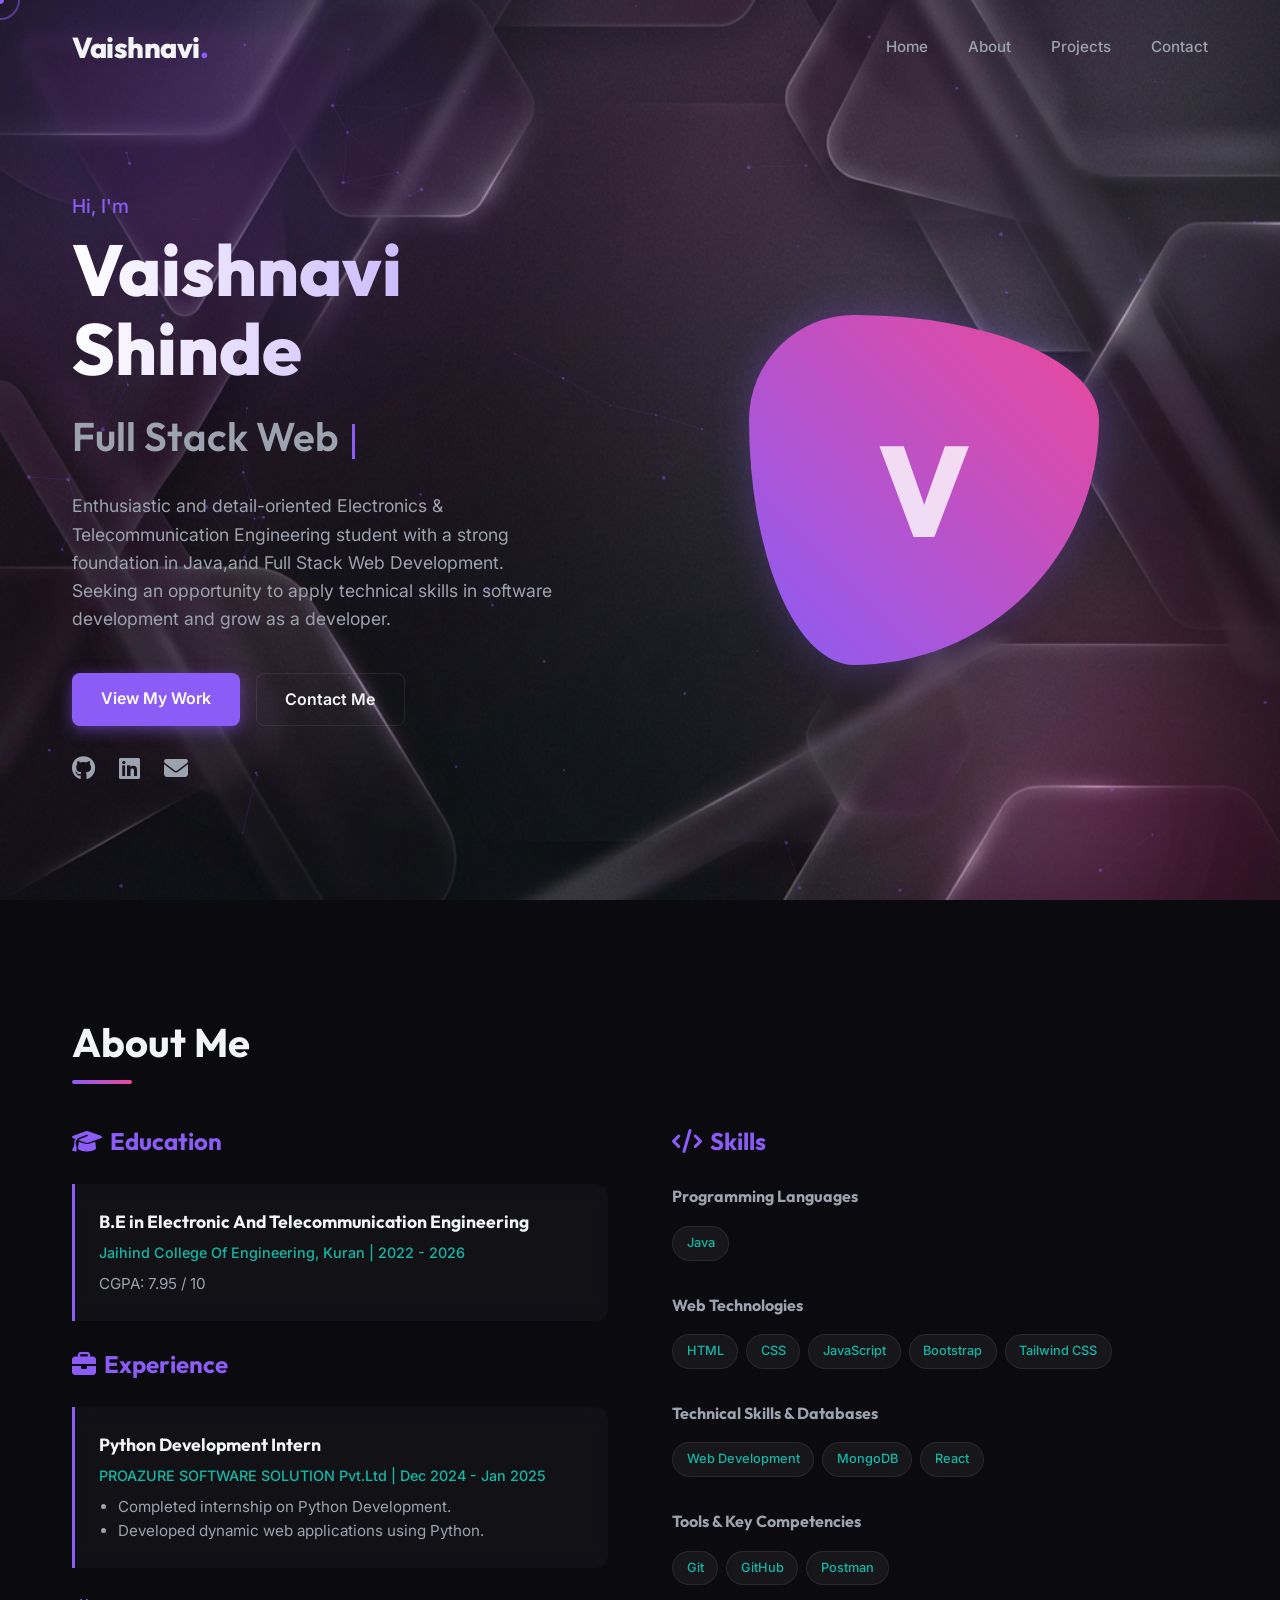
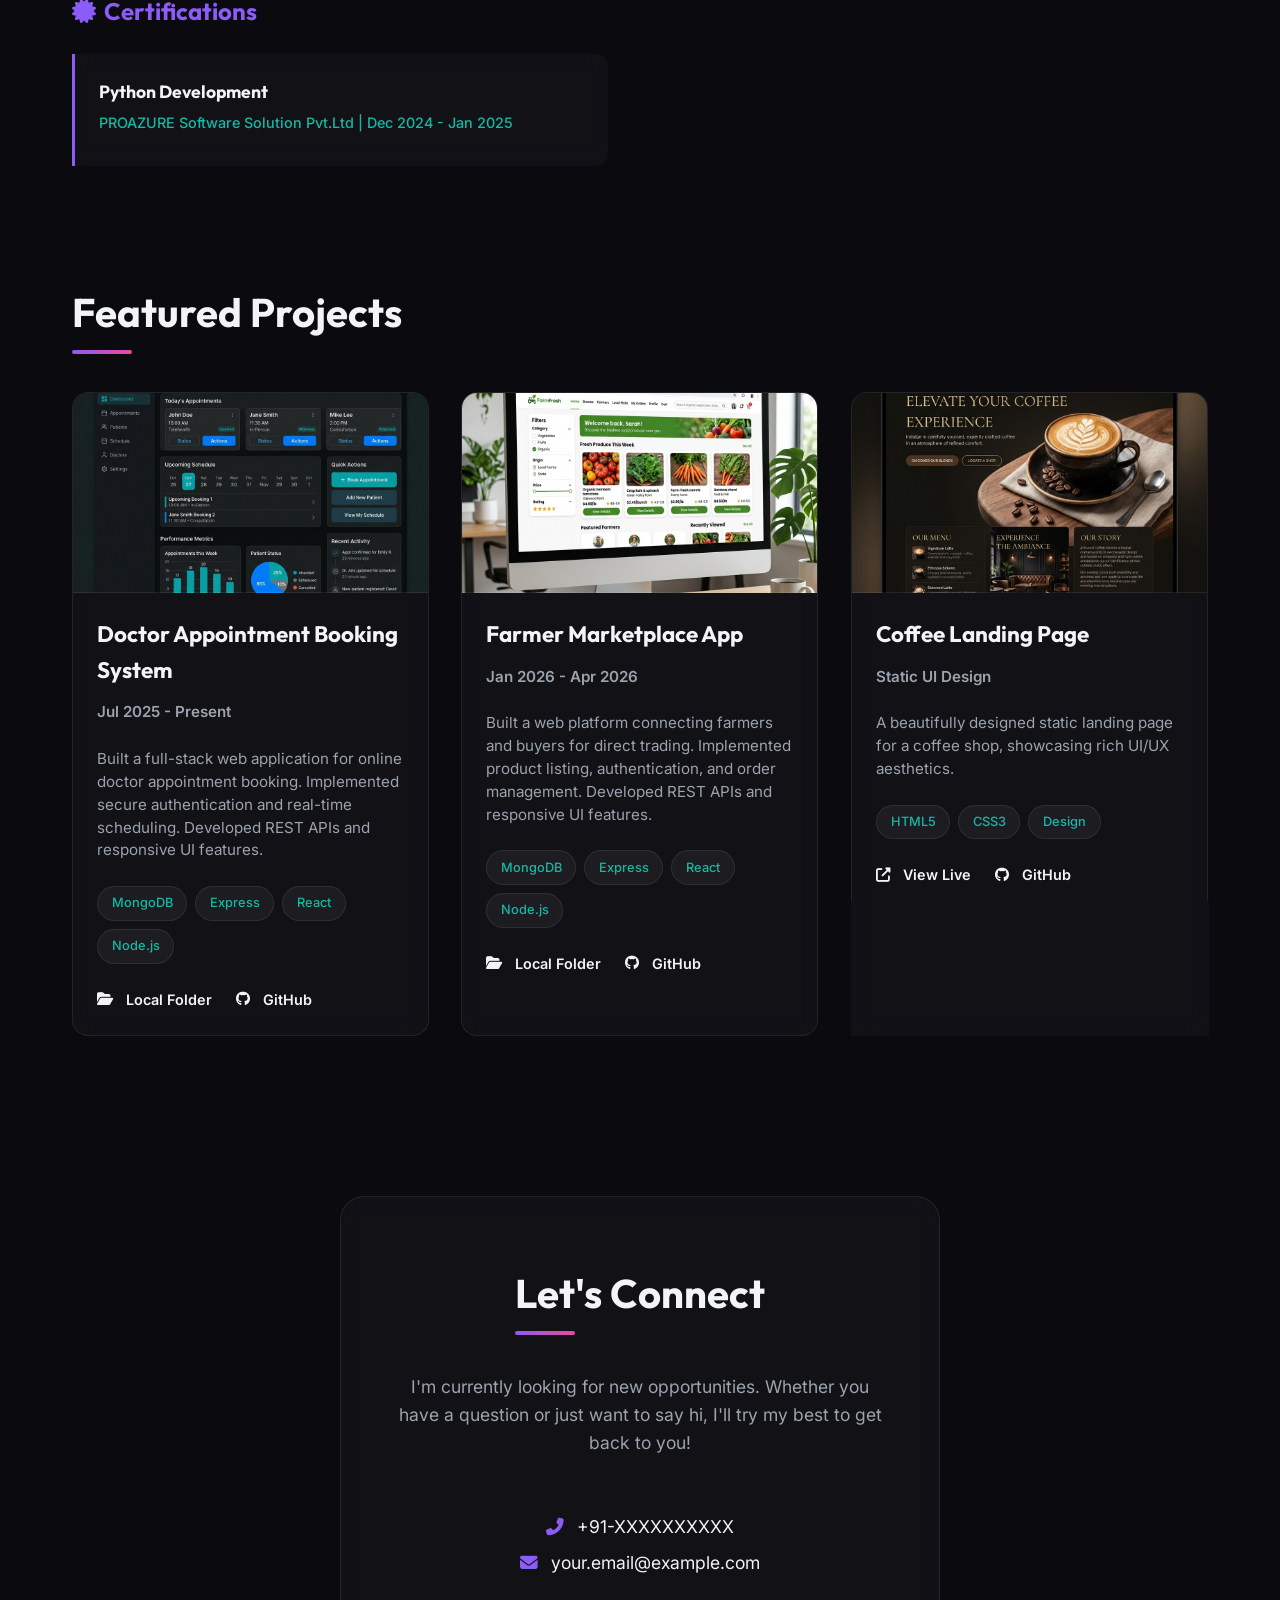
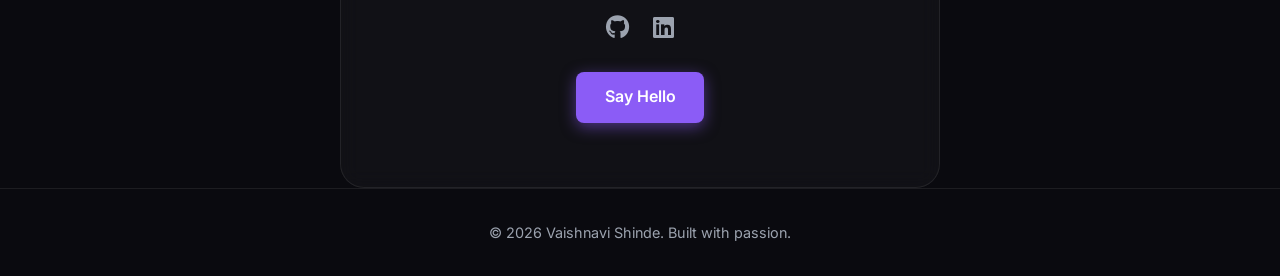
<file: index.html>
<!DOCTYPE html>
<html lang="en">

<head>
    <meta charset="UTF-8">
    <meta name="viewport" content="width=device-width, initial-scale=1.0">
    <title>Vaishnavi Shinde | Full Stack Developer</title>
    <link rel="stylesheet" href="style.css">
    <link
        href="https://fonts.googleapis.com/css2?family=Outfit:wght@300;400;600;800&family=Inter:wght@400;500;700&display=swap"
        rel="stylesheet">
    <link rel="stylesheet" href="https://cdnjs.cloudflare.com/ajax/libs/font-awesome/6.4.0/css/all.min.css">
</head>

<body>
    <div class="cursor-dot"></div>
    <div class="cursor-outline"></div>
    <div class="bg-animated">
        <canvas id="bg-canvas"></canvas>
        <div class="glow glow-1"></div>
        <div class="glow glow-2"></div>
    </div>

    <nav class="navbar">
        <div class="nav-content">
            <a href="#" class="logo">Vaishnavi<span>.</span></a>
            <ul class="nav-links">
                <li><a href="#home">Home</a></li>
                <li><a href="#about">About</a></li>
                <li><a href="#projects">Projects</a></li>
                <li><a href="#contact">Contact</a></li>
            </ul>
        </div>
    </nav>

    <main>
        <!-- Home Section -->
        <section id="home" class="hero">
            <div class="hero-content">
                <p class="greeting">Hi, I'm</p>
                <h1 class="name">Vaishnavi Shinde</h1>
                <h2 class="title"><span class="typing-text"></span><span class="cursor"></span></h2>
                <p class="description">
                    Enthusiastic and detail-oriented Electronics & Telecommunication Engineering student with a strong
                    foundation in Java,and Full Stack Web Development. Seeking an opportunity to apply
                    technical skills in software development and grow as a developer.
                </p>
                <div class="cta-buttons">
                    <a href="#projects" class="btn primary-btn">View My Work</a>
                    <a href="#contact" class="btn secondary-btn">Contact Me</a>
                </div>
                <div class="social-links-hero mt-4">
                    <a href="https://github.com/shindevaishnvi" target="_blank" class="social-icon"><i
                            class="fab fa-github"></i></a>
                    <a href="https://www.linkedin.com/in/vaishnavishinde" target="_blank" class="social-icon"><i
                            class="fab fa-linkedin"></i></a>
                    <a href="mailto:your.email@example.com" class="social-icon"><i class="fas fa-envelope"></i></a>
                </div>
            </div>
            <div class="hero-image-container">
                <div class="profile-placeholder">
                    <span>V</span>
                </div>
            </div>
        </section>

        <!-- About Section -->
        <section id="about" class="about">
            <h2 class="section-title">About Me</h2>
            <div class="about-grid">
                <div class="about-column">
                    <h3><i class="fas fa-graduation-cap"></i> Education</h3>
                    <div class="timeline-item">
                        <h4>B.E in Electronic And Telecommunication Engineering</h4>
                        <p class="timeline-subtitle">Jaihind College Of Engineering, Kuran | 2022 - 2026</p>
                        <p class="timeline-desc">CGPA: 7.95 / 10</p>
                    </div>

                    <h3 class="mt-4"><i class="fas fa-briefcase"></i> Experience</h3>
                    <div class="timeline-item">
                        <h4>Python Development Intern</h4>
                        <p class="timeline-subtitle">PROAZURE SOFTWARE SOLUTION Pvt.Ltd | Dec 2024 - Jan 2025</p>
                        <ul class="timeline-list">
                            <li>Completed internship on Python Development.</li>
                            <li>Developed dynamic web applications using Python.</li>
                        </ul>
                    </div>

                    <h3 class="mt-4"><i class="fas fa-certificate"></i> Certifications</h3>
                    <div class="timeline-item">
                        <h4>Python Development</h4>
                        <p class="timeline-subtitle">PROAZURE Software Solution Pvt.Ltd | Dec 2024 - Jan 2025</p>
                    </div>
                </div>

                <div class="about-column">
                    <h3><i class="fas fa-code"></i> Skills</h3>
                    <div class="skills-category">
                        <h4>Programming Languages</h4>
                        <div class="tech-stack">
                            <span>Java</span>
                        </div>
                    </div>
                    <div class="skills-category">
                        <h4>Web Technologies</h4>
                        <div class="tech-stack">
                            <span>HTML</span>
                            <span>CSS</span>
                            <span>JavaScript</span>
                            <span>Bootstrap</span>
                            <span>Tailwind CSS</span>
                        </div>
                    </div>
                    <div class="skills-category">
                        <h4>Technical Skills & Databases</h4>
                        <div class="tech-stack">
                            <span>Web Development</span>
                            <span>MongoDB</span>
                            <span>React</span>
                        </div>
                    </div>
                    <div class="skills-category">
                        <h4>Tools & Key Competencies</h4>
                        <div class="tech-stack">
                            <span>Git</span>
                            <span>GitHub</span>
                            <span>Postman</span>
                        </div>
                    </div>
                </div>
            </div>
        </section>

        <!-- Projects Section -->
        <section id="projects" class="projects">
            <h2 class="section-title">Featured Projects</h2>
            <div class="project-grid">
                <!-- Project 1 -->
                <div class="project-card" onclick="window.open('../doctor-app', '_blank')" style="cursor: pointer;">
                    <div class="project-img doctor-app-img"></div>
                    <div class="project-info">
                        <h3>Doctor Appointment Booking System</h3>
                        <p class="project-date">Jul 2025 - Present</p>
                        <p>Built a full-stack web application for online doctor appointment booking. Implemented secure
                            authentication and real-time scheduling. Developed REST APIs and responsive UI features.</p>
                        <div class="tech-stack">
                            <span>MongoDB</span>
                            <span>Express</span>
                            <span>React</span>
                            <span>Node.js</span>
                        </div>
                        <div class="project-links mt-4">
                            <a href="../doctor-app" target="_blank" class="project-link"
                                onclick="event.stopPropagation();"><i class="fas fa-folder-open"></i> Local Folder</a>
                            <a href="https://github.com/shindevaishnvi/doctor-app" target="_blank" class="project-link"
                                onclick="event.stopPropagation();"><i class="fab fa-github"></i> GitHub</a>
                        </div>
                    </div>
                </div>
                <!-- Project 2 -->
                <div class="project-card" onclick="window.open('../Farmer Marketplace App', '_blank')"
                    style="cursor: pointer;">
                    <div class="project-img farmer-app-img"></div>
                    <div class="project-info">
                        <h3>Farmer Marketplace App</h3>
                        <p class="project-date">Jan 2026 - Apr 2026</p>
                        <p>Built a web platform connecting farmers and buyers for direct trading. Implemented product
                            listing, authentication, and order management. Developed REST APIs and responsive UI
                            features.</p>
                        <div class="tech-stack">
                            <span>MongoDB</span>
                            <span>Express</span>
                            <span>React</span>
                            <span>Node.js</span>
                        </div>
                        <div class="project-links mt-4">
                            <a href="../Farmer Marketplace App" target="_blank" class="project-link"
                                onclick="event.stopPropagation();"><i class="fas fa-folder-open"></i> Local Folder</a>
                            <a href="https://github.com/shindevaishnvi/farmer-marketplace" target="_blank"
                                class="project-link" onclick="event.stopPropagation();"><i class="fab fa-github"></i>
                                GitHub</a>
                        </div>
                    </div>
                </div>
                <!-- Project 3 -->
                <div class="project-card" onclick="window.open('../coffee landing page/coffee.html', '_blank')"
                    style="cursor: pointer;">
                    <div class="project-img cinematic-app-img"></div>
                    <div class="project-info">
                        <h3>Coffee Landing Page</h3>
                        <p class="project-date">Static UI Design</p>
                        <p>A beautifully designed static landing page for a coffee shop, showcasing rich UI/UX
                            aesthetics.</p>
                        <div class="tech-stack">
                            <span>HTML5</span>
                            <span>CSS3</span>
                            <span>Design</span>
                        </div>
                        <div class="project-links mt-4">
                            <a href="../coffee landing page/coffee.html" target="_blank" class="project-link"
                                onclick="event.stopPropagation();"><i class="fas fa-external-link-alt"></i> View
                                Live</a>
                            <a href="https://github.com/shindevaishnvi/coffee" target="_blank" class="project-link"
                                onclick="event.stopPropagation();"><i class="fab fa-github"></i> GitHub</a>
                        </div>
                    </div>
                </div>
            </div>
        </section>

        <!-- Contact Section -->
        <section id="contact" class="contact">
            <div class="contact-box">
                <h2 class="section-title">Let's Connect</h2>
                <p>I'm currently looking for new opportunities. Whether you have a question or just want to say hi, I'll
                    try my best to get back to you!</p>
                <div class="contact-details mt-4">
                    <p><i class="fas fa-phone-alt"></i> +91-XXXXXXXXXX</p>
                    <p><i class="fas fa-envelope"></i> your.email@example.com</p>
                </div>
                <div class="social-links-hero mt-4" style="justify-content: center;">
                    <a href="https://github.com/shindevaishnvi" target="_blank" class="social-icon"><i
                            class="fab fa-github"></i></a>
                    <a href="https://www.linkedin.com/in/vaishnavishinde" target="_blank" class="social-icon"><i
                            class="fab fa-linkedin"></i></a>
                </div>
                <a href="mailto:your.email@example.com" class="btn primary-btn mt-4">Say Hello</a>
            </div>
        </section>
    </main>

    <footer>
        <p>&copy; 2026 Vaishnavi Shinde. Built with passion.</p>
    </footer>

    <script src="script.js"></script>
</body>

</html>
</file>
<file: style.css>
:root {
    --bg-color: #0a0a0f;
    --text-main: #f3f4f6;
    --text-muted: #9ca3af;
    --primary: #8b5cf6;
    --primary-glow: rgba(139, 92, 246, 0.5);
    --secondary: #ec4899;
    --accent: #14b8a6;
    --glass-bg: rgba(255, 255, 255, 0.03);
    --glass-border: rgba(255, 255, 255, 0.08);
}

* {
    margin: 0;
    padding: 0;
    box-sizing: border-box;
    scroll-behavior: smooth;
}

body {
    font-family: 'Inter', sans-serif;
    background-color: var(--bg-color);
    color: var(--text-main);
    line-height: 1.6;
    overflow-x: hidden;
}

h1,
h2,
h3,
h4,
h5,
h6,
.logo {
    font-family: 'Outfit', sans-serif;
}

/* Background Effects */
.bg-animated {
    position: fixed;
    top: 0;
    left: 0;
    width: 100vw;
    height: 100vh;
    z-index: -1;
    overflow: hidden;
    background: url('assets/bg_abstract.png') center/cover no-repeat;
    background-color: var(--bg-color);
}

.glow {
    position: absolute;
    width: 600px;
    height: 600px;
    border-radius: 50%;
    filter: blur(120px);
    opacity: 0.4;
    animation: float 20s infinite alternate;
}

.glow-1 {
    background: radial-gradient(circle, var(--primary), transparent 70%);
    top: -20%;
    left: -10%;
}

.glow-2 {
    background: radial-gradient(circle, var(--secondary), transparent 70%);
    bottom: -20%;
    right: -10%;
    animation-delay: -10s;
}

@keyframes float {
    0% {
        transform: translate(0, 0) scale(1);
    }

    100% {
        transform: translate(100px, 100px) scale(1.2);
    }
}

/* Navbar */
.navbar {
    position: fixed;
    top: 0;
    width: 100%;
    padding: 1.5rem 0;
    z-index: 1000;
    transition: all 0.3s ease;
}

.navbar.scrolled {
    background: rgba(10, 10, 15, 0.8);
    backdrop-filter: blur(12px);
    border-bottom: 1px solid var(--glass-border);
    padding: 1rem 0;
}

.nav-content {
    max-width: 1200px;
    margin: 0 auto;
    display: flex;
    justify-content: space-between;
    align-items: center;
    padding: 0 2rem;
}

.logo {
    font-size: 1.8rem;
    font-weight: 800;
    color: var(--text-main);
    text-decoration: none;
    letter-spacing: -0.5px;
}

.logo span {
    color: var(--primary);
}

.nav-links {
    display: flex;
    list-style: none;
    gap: 2.5rem;
}

.nav-links a {
    color: var(--text-muted);
    text-decoration: none;
    font-size: 0.95rem;
    font-weight: 500;
    transition: color 0.3s ease;
}

.nav-links a:hover {
    color: var(--text-main);
}

/* General Layout */
main {
    max-width: 1200px;
    margin: 0 auto;
    padding: 0 2rem;
}

section {
    min-height: 100vh;
    display: flex;
    flex-direction: column;
    justify-content: center;
    padding-top: 80px;
}

.section-title {
    font-size: 2.5rem;
    font-weight: 700;
    margin-bottom: 3rem;
    position: relative;
    display: inline-block;
}

.section-title::after {
    content: '';
    position: absolute;
    bottom: -10px;
    left: 0;
    width: 60px;
    height: 4px;
    background: linear-gradient(90deg, var(--primary), var(--secondary));
    border-radius: 2px;
}

/* Hero Section */
.hero {
    flex-direction: row;
    align-items: center;
    justify-content: space-between;
    min-height: 100vh;
}

.hero-content {
    flex: 1;
    max-width: 600px;
    opacity: 0;
    transform: translateY(30px);
    animation: fadeUp 1s forwards 0.2s ease-out;
}

.greeting {
    color: var(--primary);
    font-weight: 500;
    font-size: 1.2rem;
    margin-bottom: 0.5rem;
}

.name {
    font-size: 4.5rem;
    font-weight: 800;
    line-height: 1.1;
    margin-bottom: 1rem;
    background: linear-gradient(to right, #fff, #a78bfa);
    -webkit-background-clip: text;
    background-clip: text;
    -webkit-text-fill-color: transparent;
}

.title {
    font-size: 2.5rem;
    color: var(--text-muted);
    font-weight: 600;
    margin-bottom: 1.5rem;
}

.description {
    font-size: 1.1rem;
    color: var(--text-muted);
    margin-bottom: 2.5rem;
    max-width: 500px;
}

.cta-buttons {
    display: flex;
    gap: 1rem;
}

.btn {
    padding: 0.8rem 1.8rem;
    border-radius: 8px;
    font-weight: 600;
    text-decoration: none;
    transition: all 0.3s ease;
    font-size: 1rem;
}

.primary-btn {
    background: var(--primary);
    color: #fff;
    box-shadow: 0 4px 15px var(--primary-glow);
}

.primary-btn:hover {
    background: #7c3aed;
    transform: translateY(-2px);
    box-shadow: 0 6px 20px var(--primary-glow);
}

.secondary-btn {
    background: transparent;
    color: var(--text-main);
    border: 1px solid var(--glass-border);
    backdrop-filter: blur(10px);
}

.secondary-btn:hover {
    background: var(--glass-bg);
    border-color: var(--text-muted);
}

.hero-image-container {
    flex: 1;
    display: flex;
    justify-content: center;
    align-items: center;
    opacity: 0;
    transform: scale(0.9);
    animation: fadeScale 1s forwards 0.4s ease-out;
}

.profile-placeholder {
    width: 350px;
    height: 350px;
    border-radius: 30% 70% 70% 30% / 30% 30% 70% 70%;
    background: linear-gradient(45deg, var(--primary), var(--secondary));
    display: flex;
    align-items: center;
    justify-content: center;
    box-shadow: 0 0 40px rgba(139, 92, 246, 0.3);
    animation: morph 8s ease-in-out infinite;
}

.profile-placeholder span {
    font-size: 8rem;
    font-weight: 800;
    color: rgba(255, 255, 255, 0.8);
    font-family: 'Outfit';
}

@keyframes morph {
    0% {
        border-radius: 30% 70% 70% 30% / 30% 30% 70% 70%;
    }

    25% {
        border-radius: 58% 42% 75% 25% / 76% 46% 54% 24%;
    }

    50% {
        border-radius: 50% 50% 33% 67% / 55% 27% 73% 45%;
    }

    75% {
        border-radius: 33% 67% 58% 42% / 63% 68% 32% 37%;
    }

    100% {
        border-radius: 30% 70% 70% 30% / 30% 30% 70% 70%;
    }
}

/* Projects Section */
.projects {
    padding-bottom: 5rem;
}

.project-grid {
    display: grid;
    grid-template-columns: repeat(auto-fit, minmax(320px, 1fr));
    gap: 2rem;
}

.project-card {
    background: var(--glass-bg);
    border: 1px solid var(--glass-border);
    border-radius: 16px;
    overflow: hidden;
    transition: transform 0.3s ease, border-color 0.3s ease;
    backdrop-filter: blur(10px);
}

.project-card:hover {
    transform: translateY(-10px);
    border-color: rgba(139, 92, 246, 0.3);
    box-shadow: 0 10px 30px rgba(0, 0, 0, 0.5);
}

.project-img {
    height: 200px;
    background-size: cover;
    background-position: center;
    border-bottom: 1px solid var(--glass-border);
}

.doctor-app-img {
    background: url('assets/doctor_mockup.png') center/cover no-repeat;
}

.farmer-app-img {
    background: url('assets/farmer_mockup.png') center/cover no-repeat;
}

.cinematic-app-img {
    background: url('assets/coffee_mockup.png') center/cover no-repeat;
}

.project-info {
    padding: 1.5rem;
}

.project-info h3 {
    font-size: 1.4rem;
    margin-bottom: 0.8rem;
}

.project-info p {
    color: var(--text-muted);
    font-size: 0.95rem;
    margin-bottom: 1.5rem;
    line-height: 1.5;
}

.tech-stack {
    display: flex;
    flex-wrap: wrap;
    gap: 0.5rem;
    margin-bottom: 1.5rem;
}

.tech-stack span {
    font-size: 0.8rem;
    padding: 0.38rem 0.85rem;
    background: rgba(255, 255, 255, 0.05);
    border: 1px solid rgba(255, 255, 255, 0.08);
    border-radius: 20px;
    color: var(--accent);
    font-weight: 500;
    transition: all 0.3s ease;
    display: inline-block;
}

.tech-stack span:hover {
    background: rgba(139, 92, 246, 0.15);
    border-color: var(--primary);
    color: #fff;
    transform: translateY(-2px);
    box-shadow: 0 4px 12px rgba(139, 92, 246, 0.2);
}

.project-link {
    color: var(--text-main);
    text-decoration: none;
    font-weight: 600;
    font-size: 0.9rem;
    display: flex;
    align-items: center;
    gap: 0.5rem;
    transition: color 0.3s ease;
}

.project-link:hover {
    color: var(--primary);
}

/* Contact */
.contact {
    align-items: center;
    text-align: center;
    min-height: 70vh;
}

.contact-box {
    max-width: 600px;
    background: var(--glass-bg);
    border: 1px solid var(--glass-border);
    padding: 4rem 3rem;
    border-radius: 24px;
    backdrop-filter: blur(10px);
}

.contact-box p {
    color: var(--text-muted);
    font-size: 1.1rem;
    margin-bottom: 2rem;
}

.mt-4 {
    margin-top: 1.5rem;
    display: inline-block;
}

footer {
    text-align: center;
    padding: 2rem 0;
    color: var(--text-muted);
    border-top: 1px solid var(--glass-border);
    font-size: 0.9rem;
}

/* Custom Cursor */
.cursor-dot {
    width: 8px;
    height: 8px;
    background-color: var(--primary);
}

.cursor-outline {
    width: 40px;
    height: 40px;
    border: 2px solid var(--primary-glow);
}

.cursor-dot,
.cursor-outline {
    position: fixed;
    top: 0;
    left: 0;
    transform: translate(-50%, -50%);
    border-radius: 50%;
    z-index: 9999;
    pointer-events: none;
}

/* Typing Effect */
.cursor {
    display: inline-block;
    width: 3px;
    height: 2.2rem;
    background-color: var(--primary);
    margin-left: 5px;
    vertical-align: middle;
    animation: blink 1s step-end infinite;
}

@keyframes blink {
    50% {
        opacity: 0;
    }
}

/* 3D Tilt Effect on Cards */
.project-card {
    background: var(--glass-bg);
    border: 1px solid var(--glass-border);
    border-radius: 16px;
    overflow: hidden;
    transition: transform 0.1s ease-out, border-color 0.3s ease, box-shadow 0.3s ease;
    /* changed transition for tilt */
    backdrop-filter: blur(10px);
    transform-style: preserve-3d;
}

/* About Section */
.about {
    padding-top: 100px;
}

.about-grid {
    display: grid;
    grid-template-columns: 1fr 1fr;
    gap: 4rem;
}

.about-column h3 {
    font-size: 1.5rem;
    color: var(--primary);
    margin-bottom: 1.5rem;
    display: flex;
    align-items: center;
    gap: 0.5rem;
}

.timeline-item {
    background: var(--glass-bg);
    border-left: 3px solid var(--primary);
    padding: 1.5rem;
    border-radius: 0 12px 12px 0;
    margin-bottom: 1.5rem;
    backdrop-filter: blur(10px);
    transition: transform 0.3s ease;
}

.timeline-item:hover {
    transform: translateX(10px);
    background: rgba(255, 255, 255, 0.05);
}

.timeline-item h4 {
    font-size: 1.1rem;
    margin-bottom: 0.3rem;
}

.timeline-subtitle {
    color: var(--accent);
    font-size: 0.9rem;
    font-weight: 500;
    margin-bottom: 0.5rem;
}

.timeline-desc {
    color: var(--text-muted);
    font-size: 0.95rem;
}

.timeline-list {
    color: var(--text-muted);
    font-size: 0.95rem;
    margin-left: 1.2rem;
    margin-top: 0.5rem;
}

.skills-category {
    margin-bottom: 2rem;
}

.skills-category h4 {
    font-size: 1rem;
    color: var(--text-muted);
    margin-bottom: 1rem;
}

/* Social Links */
.social-links-hero {
    display: flex;
    gap: 1.5rem;
}

.social-icon {
    font-size: 1.5rem;
    color: var(--text-muted);
    transition: all 0.3s ease;
}

.social-icon:hover {
    color: var(--primary);
    transform: translateY(-3px);
}

/* Project Enhancements */
.project-date {
    color: var(--accent);
    font-size: 0.85rem;
    font-weight: 600;
    margin-bottom: 0.5rem;
}

.project-links {
    display: flex;
    gap: 1.5rem;
}

.project-link i {
    margin-right: 0.3rem;
}

/* Contact Details */
.contact-details p {
    font-size: 1.1rem;
    color: var(--text-main);
    margin-bottom: 0.5rem;
}

.contact-details i {
    color: var(--primary);
    margin-right: 0.5rem;
}

/* Animations */
@keyframes fadeUp {
    to {
        opacity: 1;
        transform: translateY(0);
    }
}

@keyframes fadeScale {
    to {
        opacity: 1;
        transform: scale(1);
    }
}

/* Responsive */
@media (max-width: 768px) {
    .hero {
        flex-direction: column;
        text-align: center;
        padding-top: 120px;
    }

    .name {
        font-size: 3rem;
    }

    .title {
        font-size: 1.8rem;
    }

    .about-grid {
        grid-template-columns: 1fr;
        gap: 2rem;
    }

    .cta-buttons {
        justify-content: center;
    }

    .hero-image-container {
        margin-top: 3rem;
    }

    .profile-placeholder {
        width: 250px;
        height: 250px;
    }

    .nav-links {
        display: none;
        /* simple mobile nav approach for now */
    }
}

#bg-canvas {
    position: absolute;
    top: 0;
    left: 0;
    width: 100vw;
    height: 100vh;
    pointer-events: none;
    z-index: 1;
}
</file>
